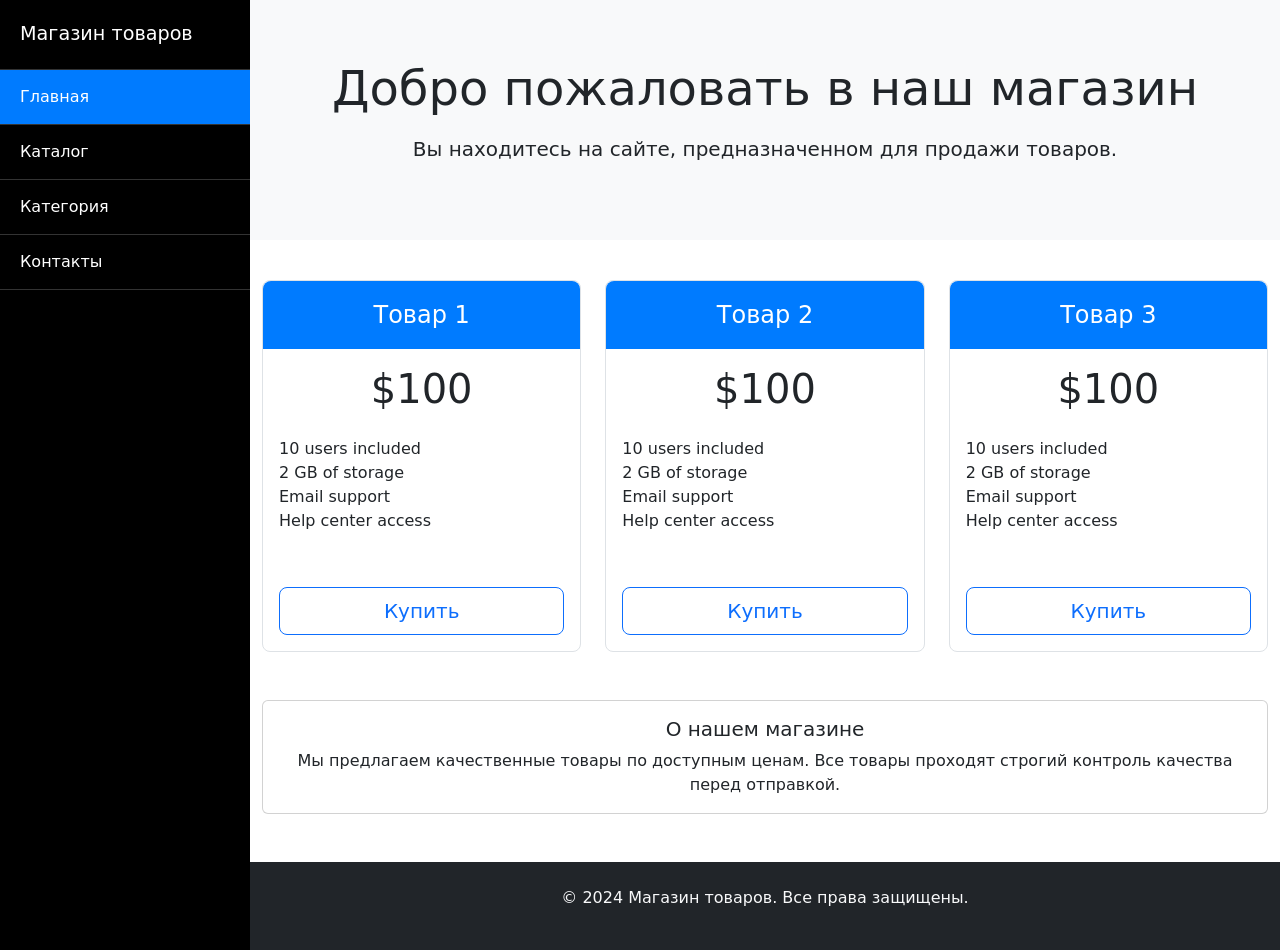
<file: templates/index.html>
<!DOCTYPE html>
<html lang="ru">
<head>
    <meta charset="UTF-8">
    <meta name="viewport" content="width=device-width, initial-scale=1.0">
    <title>Главная - Магазин товаров</title>
    <link href="https://cdn.jsdelivr.net/npm/bootstrap@5.3.0/dist/css/bootstrap.min.css" rel="stylesheet">
    <style>
        body {
            display: flex;
            margin: 0;
            min-height: 100vh;
        }
        .sidebar {
            background-color: #000;
            color: white;
            width: 250px;
            min-height: 100vh;
            padding: 0;
        }
        .sidebar .navbar-brand {
            color: white;
            padding: 20px;
            font-size: 1.2em;
            border-bottom: 1px solid #333;
            display: block;
        }
        .sidebar .nav-link {
            color: white;
            padding: 15px 20px;
            border-bottom: 1px solid #333;
            text-decoration: none;
            display: block;
        }
        .sidebar .nav-link:hover {
            background-color: #333;
        }
        .sidebar .nav-link.active {
            background-color: #007bff;
        }
        .main-content {
            flex: 1;
            background-color: white;
        }
        .hero-section {
            background-color: #f8f9fa;
            padding: 60px 0;
            text-align: center;
            margin-bottom: 40px;
        }
        .pricing-card {
            border: 1px solid #dee2e6;
            border-radius: 8px;
            transition: all 0.3s ease;
            margin-bottom: 30px;
        }
        .pricing-card:hover {
            box-shadow: 0 4px 15px rgba(0,0,0,0.1);
            transform: translateY(-2px);
        }
        .pricing-header {
            background-color: #007bff;
            color: white;
            padding: 20px;
            border-radius: 8px 8px 0 0;
        }
    </style>
</head>
<body>
    <!-- Боковая панель -->
    <div class="sidebar">
        <a class="navbar-brand" href="/">Магазин товаров</a>
        <nav class="nav flex-column">
            <a class="nav-link active" href="/">Главная</a>
            <a class="nav-link" href="/catalog">Каталог</a>
            <a class="nav-link" href="/category">Категория</a>
            <a class="nav-link" href="/contacts">Контакты</a>
        </nav>
    </div>

    <!-- Основной контент -->
    <div class="main-content">
        <div class="hero-section">
            <div class="container">
                <h1 class="display-5 mb-3">Добро пожаловать в наш магазин</h1>
                <p class="lead">Вы находитесь на сайте, предназначенном для продажи товаров.</p>
            </div>
        </div>

        <div class="container">
            <div class="row">
                <!-- Товар 1 -->
                <div class="col-lg-4 col-md-6">
                    <div class="card pricing-card h-100">
                        <div class="pricing-header text-center">
                            <h4 class="my-0 fw-normal">Товар 1</h4>
                        </div>
                        <div class="card-body d-flex flex-column">
                            <h1 class="card-title pricing-card-title text-center">$100</h1>
                            <ul class="list-unstyled mt-3 mb-4 flex-grow-1">
                                <li>10 users included</li>
                                <li>2 GB of storage</li>
                                <li>Email support</li>
                                <li>Help center access</li>
                            </ul>
                            <button type="button" class="btn btn-lg btn-outline-primary w-100 mt-auto">Купить</button>
                        </div>
                    </div>
                </div>

                <!-- Товар 2 -->
                <div class="col-lg-4 col-md-6">
                    <div class="card pricing-card h-100">
                        <div class="pricing-header text-center">
                            <h4 class="my-0 fw-normal">Товар 2</h4>
                        </div>
                        <div class="card-body d-flex flex-column">
                            <h1 class="card-title pricing-card-title text-center">$100</h1>
                            <ul class="list-unstyled mt-3 mb-4 flex-grow-1">
                                <li>10 users included</li>
                                <li>2 GB of storage</li>
                                <li>Email support</li>
                                <li>Help center access</li>
                            </ul>
                            <button type="button" class="btn btn-lg btn-outline-primary w-100 mt-auto">Купить</button>
                        </div>
                    </div>
                </div>

                <!-- Товар 3 -->
                <div class="col-lg-4 col-md-6">
                    <div class="card pricing-card h-100">
                        <div class="pricing-header text-center">
                            <h4 class="my-0 fw-normal">Товар 3</h4>
                        </div>
                        <div class="card-body d-flex flex-column">
                            <h1 class="card-title pricing-card-title text-center">$100</h1>
                            <ul class="list-unstyled mt-3 mb-4 flex-grow-1">
                                <li>10 users included</li>
                                <li>2 GB of storage</li>
                                <li>Email support</li>
                                <li>Help center access</li>
                            </ul>
                            <button type="button" class="btn btn-lg btn-outline-primary w-100 mt-auto">Купить</button>
                        </div>
                    </div>
                </div>
            </div>
        </div>

        <!-- Дополнительная информация -->
        <div class="container mt-5">
            <div class="row">
                <div class="col-12">
                    <div class="card">
                        <div class="card-body text-center">
                            <h5 class="card-title">О нашем магазине</h5>
                            <p class="card-text">Мы предлагаем качественные товары по доступным ценам. Все товары проходят строгий контроль качества перед отправкой.</p>
                        </div>
                    </div>
                </div>
            </div>
        </div>

        <!-- Футер -->
        <footer class="bg-dark text-light mt-5 py-4">
            <div class="container text-center">
                <p>&copy; 2024 Магазин товаров. Все права защищены.</p>
            </div>
        </footer>
    </div>

    <script src="https://cdn.jsdelivr.net/npm/bootstrap@5.3.0/dist/js/bootstrap.bundle.min.js"></script>
</body>
</html>
</file>
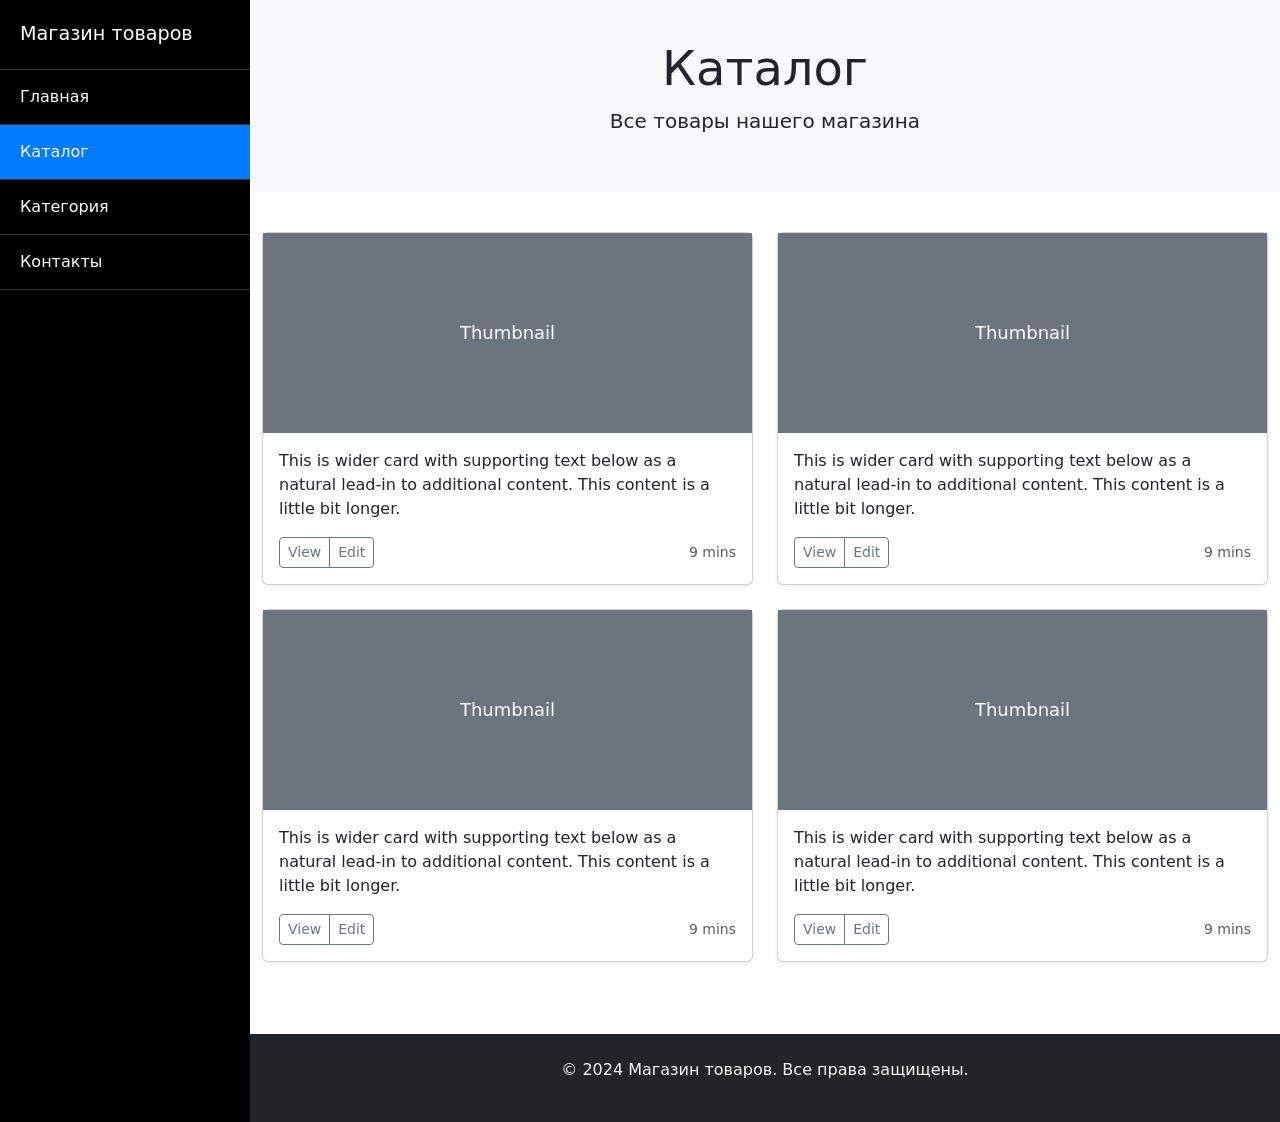
<file: templates/catalog.html>
<!DOCTYPE html>
<html lang="ru">
<head>
    <meta charset="UTF-8">
    <meta name="viewport" content="width=device-width, initial-scale=1.0">
    <title>Каталог - Магазин товаров</title>
    <link href="https://cdn.jsdelivr.net/npm/bootstrap@5.3.0/dist/css/bootstrap.min.css" rel="stylesheet">
    <style>
        body {
            display: flex;
            margin: 0;
            min-height: 100vh;
        }
        .sidebar {
            background-color: #000;
            color: white;
            width: 250px;
            min-height: 100vh;
            padding: 0;
        }
        .sidebar .navbar-brand {
            color: white;
            padding: 20px;
            font-size: 1.2em;
            border-bottom: 1px solid #333;
            display: block;
        }
        .sidebar .nav-link {
            color: white;
            padding: 15px 20px;
            border-bottom: 1px solid #333;
            text-decoration: none;
            display: block;
        }
        .sidebar .nav-link:hover {
            background-color: #333;
        }
        .sidebar .nav-link.active {
            background-color: #007bff;
        }
        .main-content {
            flex: 1;
            background-color: white;
        }
        .catalog-header {
            background-color: #f8f9fa;
            padding: 40px 0;
            margin-bottom: 40px;
            text-align: center;
        }
        .card {
            margin-bottom: 30px;
            transition: transform 0.2s ease;
        }
        .card:hover {
            transform: translateY(-5px);
        }
        .thumbnail {
            height: 200px;
            background-color: #6c757d;
            display: flex;
            align-items: center;
            justify-content: center;
            color: white;
            font-size: 18px;
        }
    </style>
</head>
<body>
    <!-- Боковая панель -->
    <div class="sidebar">
        <a class="navbar-brand" href="/">Магазин товаров</a>
        <nav class="nav flex-column">
            <a class="nav-link" href="/">Главная</a>
            <a class="nav-link active" href="/catalog">Каталог</a>
            <a class="nav-link" href="/category">Категория</a>
            <a class="nav-link" href="/contacts">Контакты</a>
        </nav>
    </div>

    <!-- Основной контент -->
    <div class="main-content">
        <div class="catalog-header">
            <div class="container">
                <h1 class="display-5">Каталог</h1>
                <p class="lead">Все товары нашего магазина</p>
            </div>
        </div>

        <div class="container">
            <div class="row">
                <!-- Блок 1 -->
                <div class="col-lg-6">
                    <div class="card mb-4 shadow-sm">
                        <div class="thumbnail">
                            Thumbnail
                        </div>
                        <div class="card-body">
                            <p class="card-text">
                                This is wider card with supporting text below as a
                                natural lead-in to additional content. This content
                                is a little bit longer.
                            </p>
                            <div class="d-flex justify-content-between align-items-center">
                                <div class="btn-group">
                                    <button type="button" class="btn btn-sm btn-outline-secondary">View</button>
                                    <button type="button" class="btn btn-sm btn-outline-secondary">Edit</button>
                                </div>
                                <small class="text-muted">9 mins</small>
                            </div>
                        </div>
                    </div>
                </div>

                <!-- Блок 2 -->
                <div class="col-lg-6">
                    <div class="card mb-4 shadow-sm">
                        <div class="thumbnail">
                            Thumbnail
                        </div>
                        <div class="card-body">
                            <p class="card-text">
                                This is wider card with supporting text below as a
                                natural lead-in to additional content. This content
                                is a little bit longer.
                            </p>
                            <div class="d-flex justify-content-between align-items-center">
                                <div class="btn-group">
                                    <button type="button" class="btn btn-sm btn-outline-secondary">View</button>
                                    <button type="button" class="btn btn-sm btn-outline-secondary">Edit</button>
                                </div>
                                <small class="text-muted">9 mins</small>
                            </div>
                        </div>
                    </div>
                </div>

                <!-- Блок 3 -->
                <div class="col-lg-6">
                    <div class="card mb-4 shadow-sm">
                        <div class="thumbnail">
                            Thumbnail
                        </div>
                        <div class="card-body">
                            <p class="card-text">
                                This is wider card with supporting text below as a
                                natural lead-in to additional content. This content
                                is a little bit longer.
                            </p>
                            <div class="d-flex justify-content-between align-items-center">
                                <div class="btn-group">
                                    <button type="button" class="btn btn-sm btn-outline-secondary">View</button>
                                    <button type="button" class="btn btn-sm btn-outline-secondary">Edit</button>
                                </div>
                                <small class="text-muted">9 mins</small>
                            </div>
                        </div>
                    </div>
                </div>

                <!-- Блок 4 -->
                <div class="col-lg-6">
                    <div class="card mb-4 shadow-sm">
                        <div class="thumbnail">
                            Thumbnail
                        </div>
                        <div class="card-body">
                            <p class="card-text">
                                This is wider card with supporting text below as a
                                natural lead-in to additional content. This content
                                is a little bit longer.
                            </p>
                            <div class="d-flex justify-content-between align-items-center">
                                <div class="btn-group">
                                    <button type="button" class="btn btn-sm btn-outline-secondary">View</button>
                                    <button type="button" class="btn btn-sm btn-outline-secondary">Edit</button>
                                </div>
                                <small class="text-muted">9 mins</small>
                            </div>
                        </div>
                    </div>
                </div>
            </div>
        </div>

        <!-- Футер -->
        <footer class="bg-dark text-light mt-5 py-4">
            <div class="container text-center">
                <p>&copy; 2024 Магазин товаров. Все права защищены.</p>
            </div>
        </footer>
    </div>

    <script src="https://cdn.jsdelivr.net/npm/bootstrap@5.3.0/dist/js/bootstrap.bundle.min.js"></script>
</body>
</html>
</file>
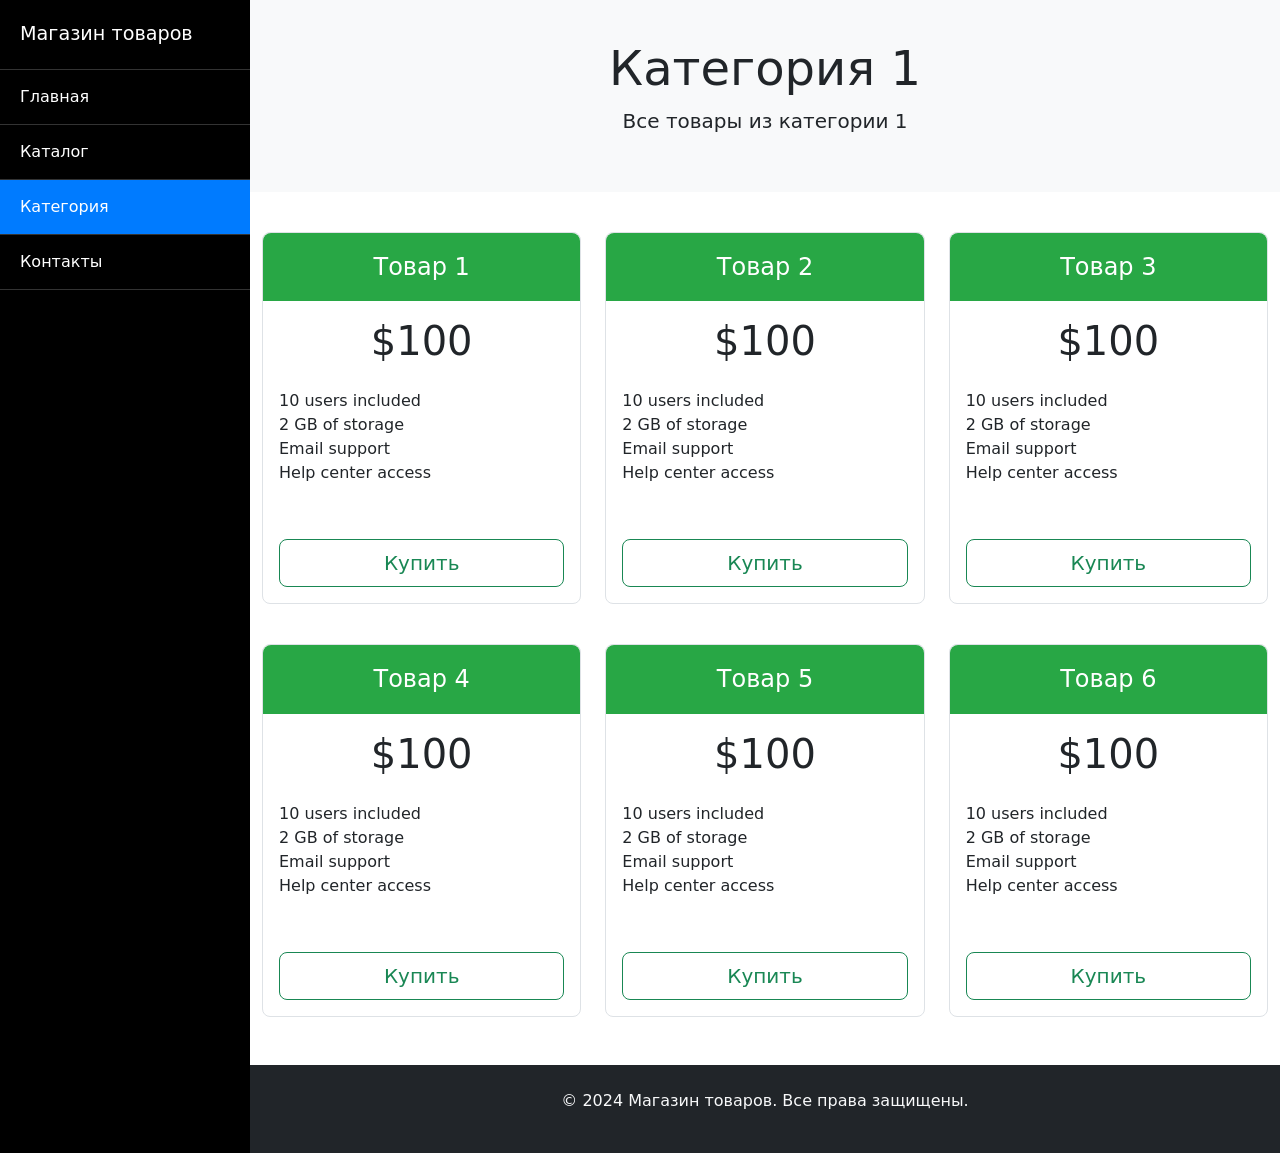
<file: templates/category.html>
<!DOCTYPE html>
<html lang="ru">
<head>
    <meta charset="UTF-8">
    <meta name="viewport" content="width=device-width, initial-scale=1.0">
    <title>Категория 1 - Магазин товаров</title>
    <link href="https://cdn.jsdelivr.net/npm/bootstrap@5.3.0/dist/css/bootstrap.min.css" rel="stylesheet">
    <style>
        body {
            display: flex;
            margin: 0;
            min-height: 100vh;
        }
        .sidebar {
            background-color: #000;
            color: white;
            width: 250px;
            min-height: 100vh;
            padding: 0;
        }
        .sidebar .navbar-brand {
            color: white;
            padding: 20px;
            font-size: 1.2em;
            border-bottom: 1px solid #333;
            display: block;
        }
        .sidebar .nav-link {
            color: white;
            padding: 15px 20px;
            border-bottom: 1px solid #333;
            text-decoration: none;
            display: block;
        }
        .sidebar .nav-link:hover {
            background-color: #333;
        }
        .sidebar .nav-link.active {
            background-color: #007bff;
        }
        .main-content {
            flex: 1;
            background-color: white;
        }
        .category-header {
            background-color: #f8f9fa;
            padding: 40px 0;
            margin-bottom: 40px;
            text-align: center;
        }
        .pricing-card {
            border: 1px solid #dee2e6;
            border-radius: 8px;
            transition: all 0.3s ease;
            margin-bottom: 30px;
        }
        .pricing-card:hover {
            box-shadow: 0 4px 15px rgba(0,0,0,0.1);
            transform: translateY(-2px);
        }
        .pricing-header {
            background-color: #28a745;
            color: white;
            padding: 20px;
            border-radius: 8px 8px 0 0;
        }
        .product-row {
            margin-bottom: 40px;
        }
    </style>
</head>
<body>
    <!-- Боковая панель -->
    <div class="sidebar">
        <a class="navbar-brand" href="/">Магазин товаров</a>
        <nav class="nav flex-column">
            <a class="nav-link" href="/">Главная</a>
            <a class="nav-link" href="/catalog">Каталог</a>
            <a class="nav-link active" href="/category">Категория</a>
            <a class="nav-link" href="/contacts">Контакты</a>
        </nav>
    </div>

    <!-- Основной контент -->
    <div class="main-content">
        <div class="category-header">
            <div class="container">
                <h1 class="display-5">Категория 1</h1>
                <p class="lead">Все товары из категории 1</p>
            </div>
        </div>

        <div class="container">
            <div class="row product-row">
                <!-- Товар 1 -->
                <div class="col-lg-4 col-md-6">
                    <div class="card pricing-card h-100">
                        <div class="pricing-header text-center">
                            <h4 class="my-0 fw-normal">Товар 1</h4>
                        </div>
                        <div class="card-body d-flex flex-column">
                            <h1 class="card-title pricing-card-title text-center">$100</h1>
                            <ul class="list-unstyled mt-3 mb-4 flex-grow-1">
                                <li>10 users included</li>
                                <li>2 GB of storage</li>
                                <li>Email support</li>
                                <li>Help center access</li>
                            </ul>
                            <button type="button" class="btn btn-lg btn-outline-success w-100 mt-auto">Купить</button>
                        </div>
                    </div>
                </div>

                <!-- Товар 2 -->
                <div class="col-lg-4 col-md-6">
                    <div class="card pricing-card h-100">
                        <div class="pricing-header text-center">
                            <h4 class="my-0 fw-normal">Товар 2</h4>
                        </div>
                        <div class="card-body d-flex flex-column">
                            <h1 class="card-title pricing-card-title text-center">$100</h1>
                            <ul class="list-unstyled mt-3 mb-4 flex-grow-1">
                                <li>10 users included</li>
                                <li>2 GB of storage</li>
                                <li>Email support</li>
                                <li>Help center access</li>
                            </ul>
                            <button type="button" class="btn btn-lg btn-outline-success w-100 mt-auto">Купить</button>
                        </div>
                    </div>
                </div>

                <!-- Товар 3 -->
                <div class="col-lg-4 col-md-6">
                    <div class="card pricing-card h-100">
                        <div class="pricing-header text-center">
                            <h4 class="my-0 fw-normal">Товар 3</h4>
                        </div>
                        <div class="card-body d-flex flex-column">
                            <h1 class="card-title pricing-card-title text-center">$100</h1>
                            <ul class="list-unstyled mt-3 mb-4 flex-grow-1">
                                <li>10 users included</li>
                                <li>2 GB of storage</li>
                                <li>Email support</li>
                                <li>Help center access</li>
                            </ul>
                            <button type="button" class="btn btn-lg btn-outline-success w-100 mt-auto">Купить</button>
                        </div>
                    </div>
                </div>
            </div>

            <!-- Второй ряд товаров -->
            <div class="row product-row">
                <!-- Товар 4 -->
                <div class="col-lg-4 col-md-6">
                    <div class="card pricing-card h-100">
                        <div class="pricing-header text-center">
                            <h4 class="my-0 fw-normal">Товар 4</h4>
                        </div>
                        <div class="card-body d-flex flex-column">
                            <h1 class="card-title pricing-card-title text-center">$100</h1>
                            <ul class="list-unstyled mt-3 mb-4 flex-grow-1">
                                <li>10 users included</li>
                                <li>2 GB of storage</li>
                                <li>Email support</li>
                                <li>Help center access</li>
                            </ul>
                            <button type="button" class="btn btn-lg btn-outline-success w-100 mt-auto">Купить</button>
                        </div>
                    </div>
                </div>

                <!-- Товар 5 -->
                <div class="col-lg-4 col-md-6">
                    <div class="card pricing-card h-100">
                        <div class="pricing-header text-center">
                            <h4 class="my-0 fw-normal">Товар 5</h4>
                        </div>
                        <div class="card-body d-flex flex-column">
                            <h1 class="card-title pricing-card-title text-center">$100</h1>
                            <ul class="list-unstyled mt-3 mb-4 flex-grow-1">
                                <li>10 users included</li>
                                <li>2 GB of storage</li>
                                <li>Email support</li>
                                <li>Help center access</li>
                            </ul>
                            <button type="button" class="btn btn-lg btn-outline-success w-100 mt-auto">Купить</button>
                        </div>
                    </div>
                </div>

                <!-- Товар 6 -->
                <div class="col-lg-4 col-md-6">
                    <div class="card pricing-card h-100">
                        <div class="pricing-header text-center">
                            <h4 class="my-0 fw-normal">Товар 6</h4>
                        </div>
                        <div class="card-body d-flex flex-column">
                            <h1 class="card-title pricing-card-title text-center">$100</h1>
                            <ul class="list-unstyled mt-3 mb-4 flex-grow-1">
                                <li>10 users included</li>
                                <li>2 GB of storage</li>
                                <li>Email support</li>
                                <li>Help center access</li>
                            </ul>
                            <button type="button" class="btn btn-lg btn-outline-success w-100 mt-auto">Купить</button>
                        </div>
                    </div>
                </div>
            </div>
        </div>

        <!-- Футер -->
        <footer class="bg-dark text-light mt-5 py-4">
            <div class="container text-center">
                <p>&copy; 2024 Магазин товаров. Все права защищены.</p>
            </div>
        </footer>
    </div>

    <script src="https://cdn.jsdelivr.net/npm/bootstrap@5.3.0/dist/js/bootstrap.bundle.min.js"></script>
</body>
</html>
</file>
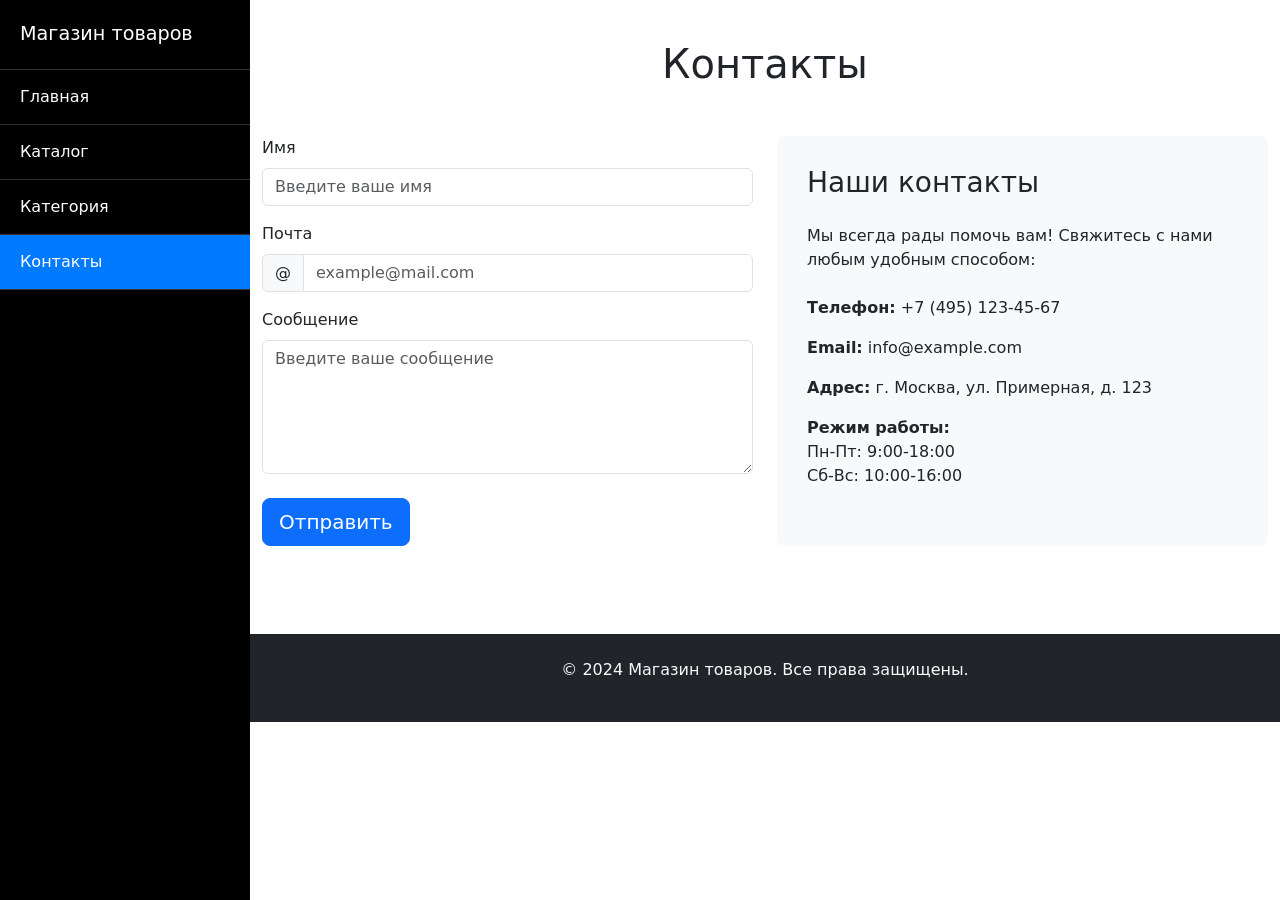
<file: templates/contacts.html>
<!DOCTYPE html>
<html lang="ru">
<head>
    <meta charset="UTF-8">
    <meta name="viewport" content="width=device-width, initial-scale=1.0">
    <title>Контакты - Магазин товаров</title>
    <link href="https://cdn.jsdelivr.net/npm/bootstrap@5.3.0/dist/css/bootstrap.min.css" rel="stylesheet">
    <style>
        body {
            display: flex;
            margin: 0;
            min-height: 100vh;
        }
        .sidebar {
            background-color: #000;
            color: white;
            width: 250px;
            min-height: 100vh;
            padding: 0;
        }
        .sidebar .navbar-brand {
            color: white;
            padding: 20px;
            font-size: 1.2em;
            border-bottom: 1px solid #333;
            display: block;
        }
        .sidebar .nav-link {
            color: white;
            padding: 15px 20px;
            border-bottom: 1px solid #333;
            text-decoration: none;
            display: block;
        }
        .sidebar .nav-link:hover {
            background-color: #333;
        }
        .sidebar .nav-link.active {
            background-color: #007bff;
        }
        .main-content {
            flex: 1;
            background-color: white;
        }
        .contact-section {
            padding: 40px 0;
        }
        .form-label {
            font-weight: 500;
        }
        .contact-info {
            background-color: #f8f9fa;
            padding: 30px;
            border-radius: 8px;
            height: 100%;
        }
    </style>
</head>
<body>
    <!-- Боковая панель -->
    <div class="sidebar">
        <a class="navbar-brand" href="/">Магазин товаров</a>
        <nav class="nav flex-column">
            <a class="nav-link" href="/">Главная</a>
            <a class="nav-link" href="/catalog">Каталог</a>
            <a class="nav-link" href="/category">Категория</a>
            <a class="nav-link active" href="/contacts">Контакты</a>
        </nav>
    </div>

    <!-- Основной контент -->
    <div class="main-content">
        <div class="contact-section">
            <div class="container">
                <h1 class="text-center mb-5">Контакты</h1>

                <div class="row">
                    <!-- Форма обратной связи -->
                    <div class="col-md-6">
                        <form method="POST">
                            <!-- Поле Имя -->
                            <div class="mb-3">
                                <label for="name" class="form-label">Имя</label>
                                <input type="text" class="form-control" id="name" name="name" placeholder="Введите ваше имя">
                            </div>

                            <!-- Поле Почта -->
                            <div class="mb-3">
                                <label for="email" class="form-label">Почта</label>
                                <div class="input-group">
                                    <span class="input-group-text">@</span>
                                    <input type="email" class="form-control" id="email" name="email" placeholder="example@mail.com">
                                </div>
                            </div>

                            <!-- Поле Сообщение -->
                            <div class="mb-4">
                                <label for="message" class="form-label">Сообщение</label>
                                <textarea class="form-control" id="message" name="message" rows="5" placeholder="Введите ваше сообщение"></textarea>
                            </div>

                            <!-- Кнопка Отправить -->
                            <button type="submit" class="btn btn-primary btn-lg">Отправить</button>
                        </form>
                    </div>

                    <!-- Контактная информация -->
                    <div class="col-md-6">
                        <div class="contact-info">
                            <h3>Наши контакты</h3>
                            <p class="mt-4">
                                Мы всегда рады помочь вам! Свяжитесь с нами любым удобным способом:
                            </p>
                            <div class="mt-4">
                                <p><strong>Телефон:</strong> +7 (495) 123-45-67</p>
                                <p><strong>Email:</strong> info@example.com</p>
                                <p><strong>Адрес:</strong> г. Москва, ул. Примерная, д. 123</p>
                                <p><strong>Режим работы:</strong><br>
                                   Пн-Пт: 9:00-18:00<br>
                                   Сб-Вс: 10:00-16:00</p>
                            </div>
                        </div>
                    </div>
                </div>
            </div>
        </div>

        <!-- Футер -->
        <footer class="bg-dark text-light py-4 mt-5">
            <div class="container text-center">
                <p>&copy; 2024 Магазин товаров. Все права защищены.</p>
            </div>
        </footer>
    </div>

    <script src="https://cdn.jsdelivr.net/npm/bootstrap@5.3.0/dist/js/bootstrap.bundle.min.js"></script>
</body>
</html>
</file>
